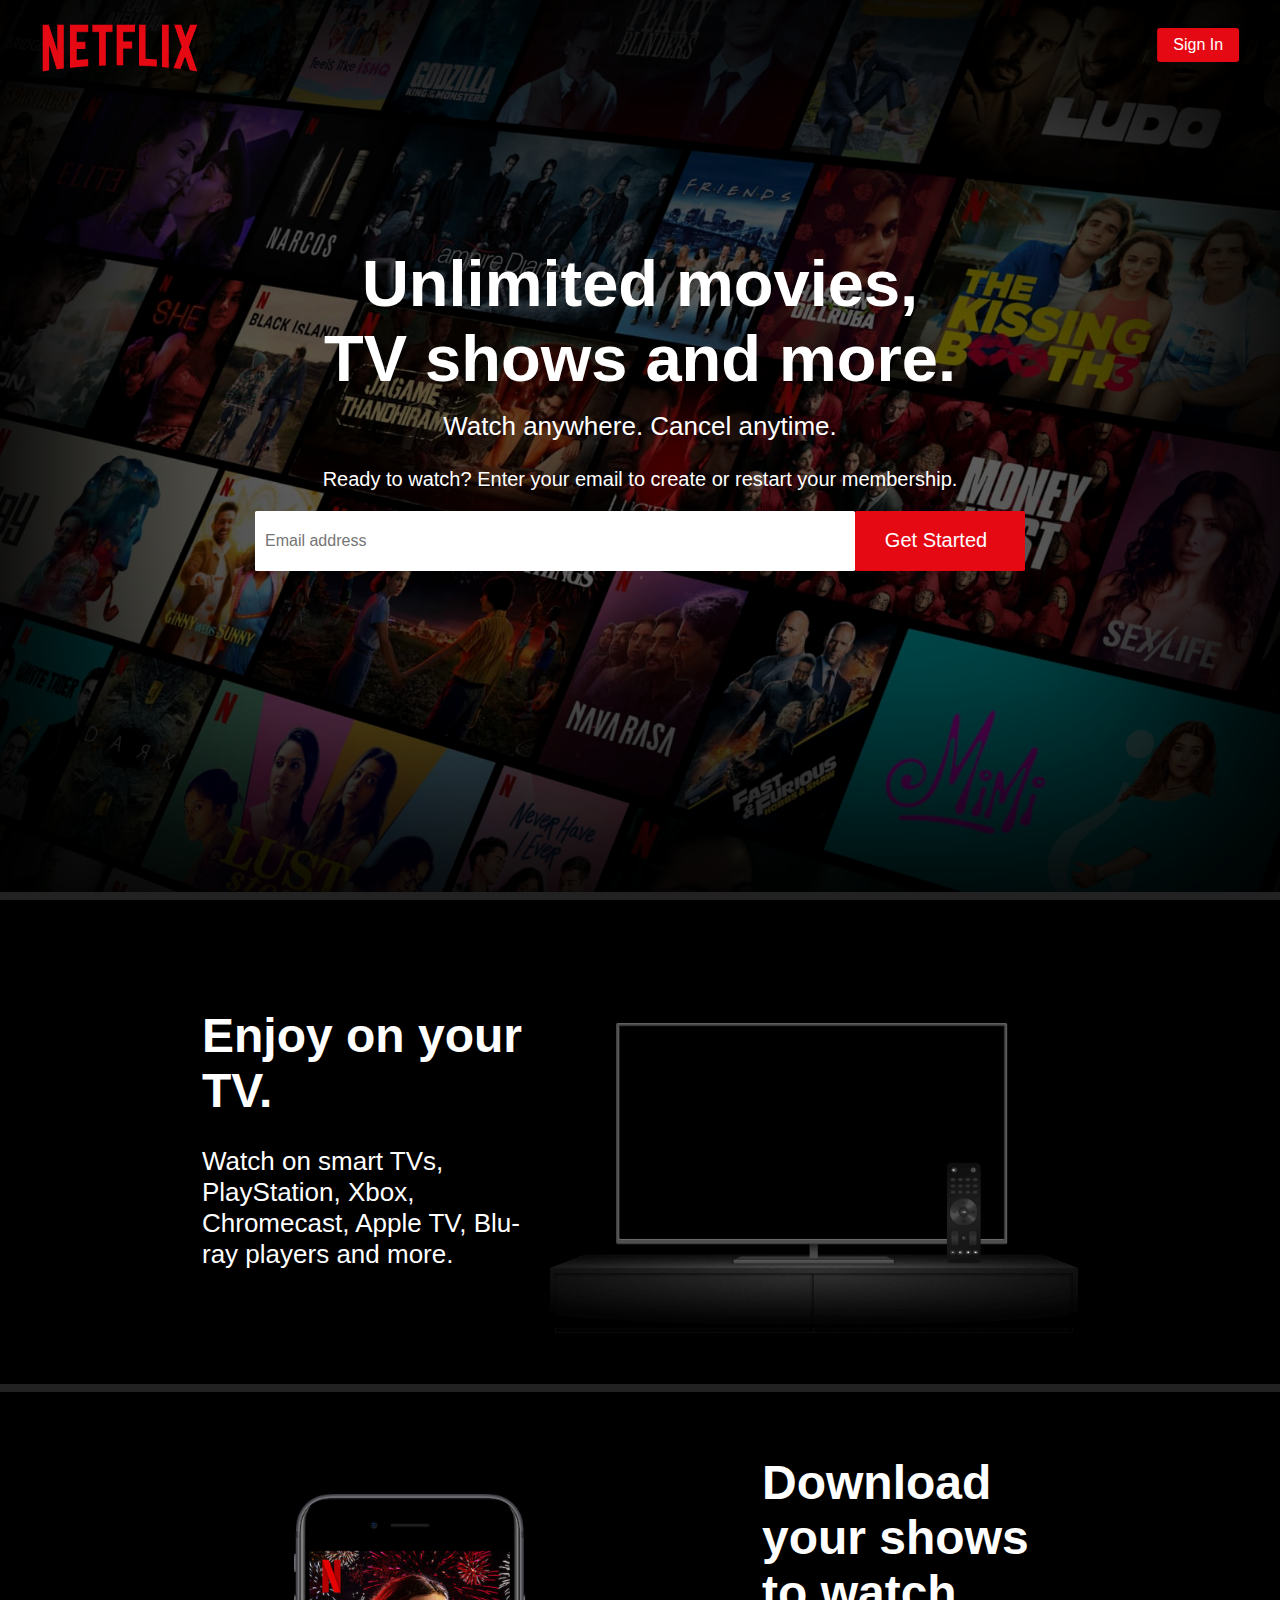
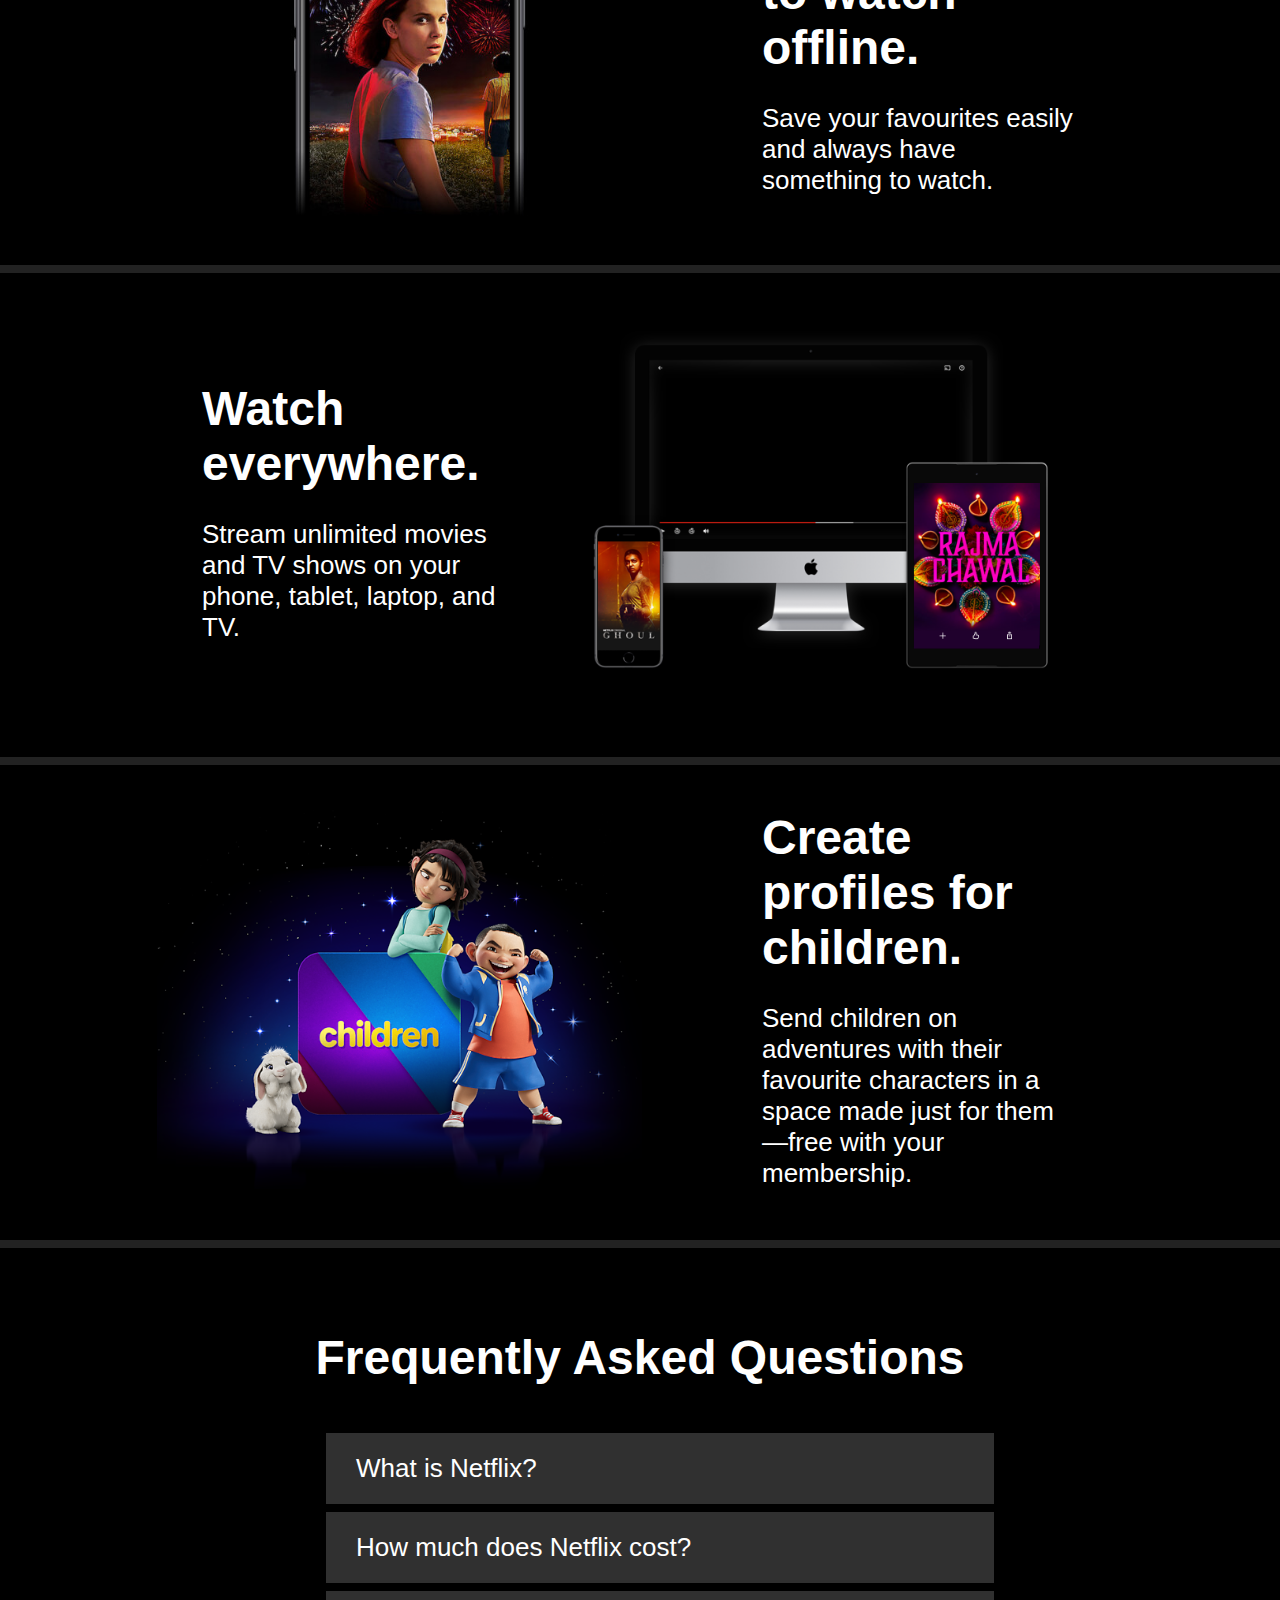
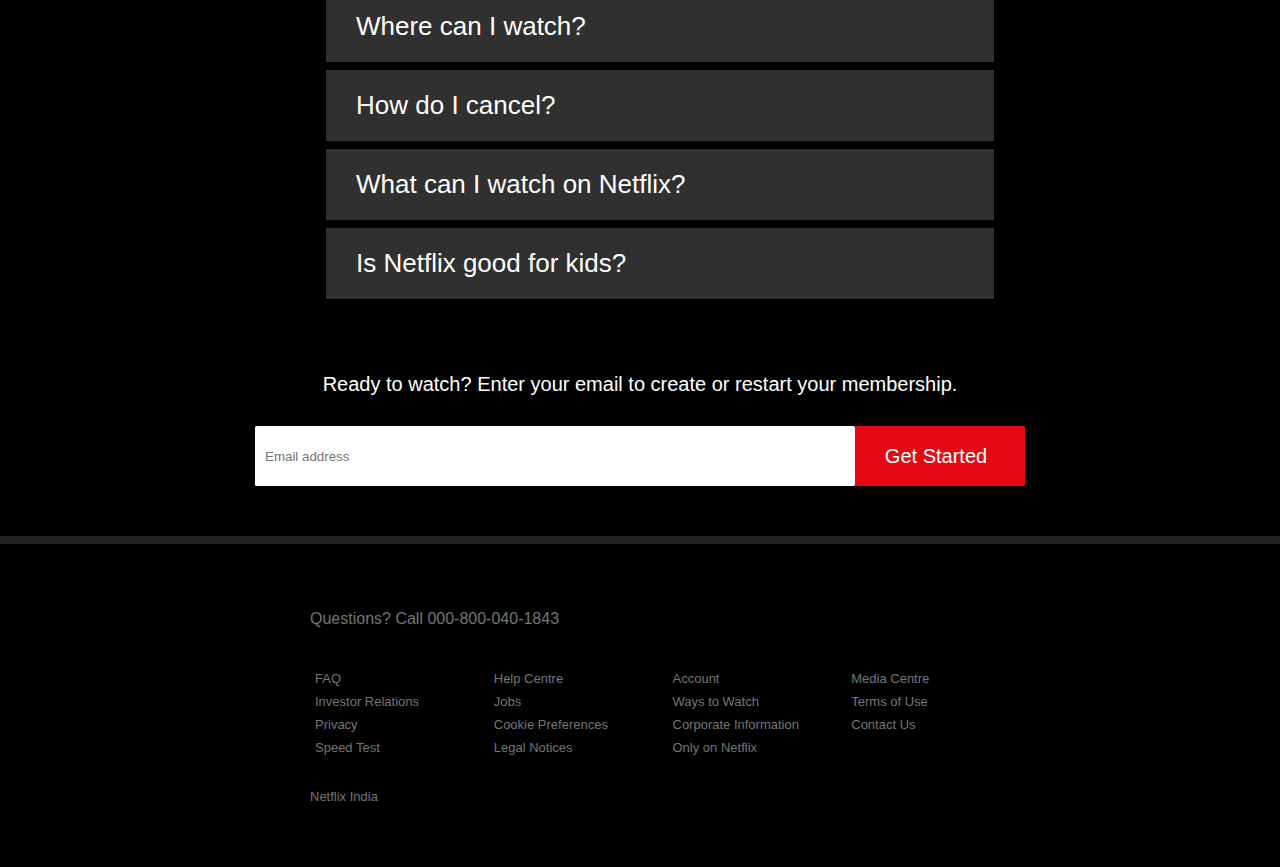
<file: index.html>
<!DOCTYPE html>
<html lang="en">
<head>
    <meta charset="UTF-8">
    <meta http-equiv="X-UA-Compatible" content="IE=edge">
    <meta name="viewport" content="width=device-width, initial-scale=1.0">
    <title>Netflix India - Watch TV Shows Online, Watch Movies Onlinet</title>
    <link rel="stylesheet" href="/css/style.css">
    <link rel="stylesheet" href="https://pro.fontawesome.com/releases/v5.10.0/css/all.css" integrity="sha384-AYmEC3Yw5cVb3ZcuHtOA93w35dYTsvhLPVnYs9eStHfGJvOvKxVfELGroGkvsg+p" crossorigin="anonymous"/>
    <link rel="icon" href="/img/logo.ico" type="image/x-icon">
</head>
<body>

    <header class="header">
        <div class="header-top">
            <img src="img/main-logo.png" alt="Netflix">
            <a href="#" class="btn btn-rounded"> Sign In </a>
        </div>

        <div class="header-bottom">
            <div class="header-bottom-content"> 
                <h1 class="font-xlarge" style="margin-bottom: 0;"> Unlimited movies, TV shows and more. </h1>
                <p class="font-medium font-16"> Watch anywhere. Cancel anytime. </p>
                <p class="font-ssmall font-18" id="content-margin" style="margin-top: 0;margin-bottom:0;"> Ready to watch? Enter your email to create or restart your membership. </p>
                <div class="get-started">
                    <input type="email" placeholder="Email address">
                    <button type="button" class="btn-xl"> Get Started <i class="fas fa-chevron-right btn-icon"></i></button>   
                </div>
            </div>
        </div>
    </header>


    <div class = "main-section">
        <div class="card-display">
            <div class="card-display-sub-1">
                <div class="card-display-text-1">
                    <h1 class="font-large class-bold"> Enjoy on your TV. </h1>
                    <h2 class="font-medium"> Watch on smart TVs, PlayStation, Xbox, Chromecast, Apple TV, Blu-ray players and more. </h2>
                </div>
                <div class="card-img-1">
                    <img src="img/tv.png">
                    <!-- <video autoplay="" playsinline="" muted="" loop=""> <source src="/img/tv-video.m4v"> </video> -->
                </div>
            </div>
        </div>

        <div class="card-display">
            <div class="card-display-sub-2 row-reverse">
                <div class="card-display-text-2">
                    <h1 class="font-large font-bold">Download your shows to watch offline.</h1>
                    <h2 class="font-medium">Save your favourites easily and always have something to watch.</h2>
                </div>
                <div class="card-img-2">
                    <img src="img/2.jpg">
                </div>
            </div> 
        </div>

        <div class="card-display">
            <div class="card-display-sub-1">
                <div class="card-3-text card-display-text-1">
                    <h1 class="font-large class-bold">Watch everywhere.</h1>
                    <h2 class="font-medium">Stream unlimited movies and TV shows on your phone, tablet, laptop, and TV.
                    </h2>
                </div>
                <div class="card-img-1">
                    <img src="img/5.png" height="400px">
                    <!-- <video autoplay="" playsinline="" muted="" loop="" id="video-2"> <source src="/img/video-devices-in.m4v"> </video> -->
                </div>
            </div> 
        </div>

        <div class="card-display">
            <div class="card-display-sub-2 row-reverse">
                <div class="card-display-text-2">
                    <h1 class="font-large class-bold">Create profiles for children.</h1>
                    <h2 class="font-medium">Send children on adventures with their favourite characters in a space made just for them—free with your membership.</h2>
                </div>
                <div class="card-img-2">
                    <img src="img/children.png">
                    <!-- <video autoplay="" playsinline="" muted="" loop=""> <source src="/img/tv-video.m4v"> </video> -->
                </div>
            </div>
        </div>

        <div class="faq">
            <div class="faq-display">
                <div class="faq-top">
                    <h1 class="font-large font-bold">Frequently Asked Questions</h1>
                </div>
                <div class="faq-middle">
                    <ul> 
                        <li class="li-li bottom-margin" id="li-1" onclick="showContent()">
                            <button class="font-medium"> What is Netflix? <i class="far fa-plus color-white icon" id="li-1-button"></i> </button>
                            <div class="list-content top-margin" id="li-1-content">
                                <p> Netflix is a streaming service that offers a wide variety of award-winning TV shows, movies, anime, documentaries and more – on thousands of internet-connected devices.</p>
                                <p>
                                You can watch as much as you want, whenever you want, without a single ad – all for one low monthly price. There's always something new to discover, and new TV shows and movies are added every week!
                                </p>
                            </div>
                        </li>
                        <li class="li-li bottom-margin" id="li-2" onclick="showContent()">
                            <button class="font-medium"> How much does Netflix cost? <i class="far fa-plus color-white icon" id="li-2-button"></i></button>
                            <div class="list-content top-margin" id="li-2-content">
                                <p> Watch Netflix on your smartphone, tablet, Smart TV, laptop, or streaming device, all for one fixed monthly fee. Plans range from ₹ 199 to ₹ 799 a month. No extra costs, no contracts.</p>
                            </div>
                        </li>
                        <li class="li-li bottom-margin" id="li-3" onclick="showContent()">
                            <button class="font-medium"> Where can I watch? <i class="far fa-plus color-white icon" id="li-3-button"></i> </button>
                            <div class="list-content top-margin" id="li-3-content">
                                <p>Watch anywhere, anytime, on an unlimited number of devices. Sign in with your Netflix account to watch instantly on the web at netflix.com from your personal computer or on any internet-connected device that offers the Netflix app, including smart TVs, smartphones, tablets, streaming media players and game consoles.</p>
                                <p>
                                You can also download your favourite shows with the iOS, Android, or Windows 10 app. Use downloads to watch while you're on the go and without an internet connection. Take Netflix with you anywhere.
                                </p>
                            </div>
                        </li>
                            
                        <li class="li-li bottom-margin" id="li-4" onclick="showContent()"> 
                            <button class="font-medium"> How do I cancel? <i class="far fa-plus color-white icon" id="li-4-button"></i> </button>
                            <div class="list-content top-margin" id="li-4-content">
                                <p>Netflix is flexible. There are no annoying contracts and no commitments. You can easily cancel your account online in two clicks. There are no cancellation fees – start or stop your account anytime.</p>
                            </div>
                        </li>
                        <li class="li-li bottom-margin" id="li-5" onclick="showContent()">
                            <button class="font-medium"> What can I watch on Netflix? <i class="far fa-plus color-white icon" id="li-5-button"></i> </button>
                            <div class="list-content top-margin" id="li-5-content">
                                <p>Netflix has an extensive library of feature films, documentaries, TV shows, anime, award-winning Netflix originals, and more. Watch as much as you want, anytime you want.</p>
                            </div>                        
                        </li>
                        <li class="li-li bottom-margin" id="li-6" onclick="showContent()">
                            <button class="font-medium icon"> Is Netflix good for kids? <i class="far fa-plus color-white icon" id="li-6-button"></i> </button>
                            <div class="list-content top-margin"  id="li-6-content">
                                <p>The Netflix Kids experience is included in your membership to give parents control while kids enjoy family-friendly TV shows and films in their own space.</p>
                                <p>Kids profiles come with PIN-protected parental controls that let you restrict the maturity rating of content kids can watch and block specific titles you don’t want kids to see.</p>
                            </div>
                        </li>
                    </ul>
                </div>
                <div class="faq-bottom">
                    <div class="faq-bottom-content">
                        <p class="font-ssmall" id="content-margin"> Ready to watch? Enter your email to create or restart your membership. </p>
                    </div>
                    <div class="get-started-bottom">
                        <input type="text" placeholder="Email address">
                        <button type="button" class="btn-xl"> Get Started <i class="fas fa-chevron-right btn-icon"></i></button>   
                    </div> 
                </div>
            </div>
        </div>

    </div>

    <footer class="footer">
        <div class="footer-content">
            <div class="quick-links">
                <div class="quick-links-top">
                    <p>Questions? Call <a href="#">000-800-040-1843</a></p> 
                </div>
                <div class="quick-links-middle">
                    <ul>
                        <li><a href="#">FAQ</a></li>
                        <li><a href="#">Help Centre</a></li>
                        <li><a href="#">Account</a></li>
                        <li><a href="#">Media Centre</a></li>
                        <li><a href="#">Investor Relations</a></li>
                        <li><a href="#">Jobs</a></li>
                        <li><a href="#">Ways to Watch</a></li>
                        <li><a href="#">Terms of Use</a></li>
                        <li><a href="#">Privacy</a></li>
                        <li><a href="#">Cookie Preferences</a></li>
                        <li><a href="#">Corporate Information</a></li>
                        <li><a href="#">Contact Us</a></li>
                        <li><a href="#">Speed Test</a></li>
                        <li><a href="#">Legal Notices</a></li>
                        <li><a href="#">Only on Netflix</a></li>
                    </ul>
                </div>
                <div class="quick-links-bottom">
                   <p> Netflix India </p>  
                </div>
            </div>
        </div>
    </footer>
    <script src="/js/script.js"></script>
</body>
</html>
</file>
<file: css/style.css>
:root {
  --primary-color: #e50914;
}

* {
  box-sizing: border-box;
}

body {
  margin: 0;
  padding: 0;
  background-color: #000;
  color: #fff;
  font-family: "Netflix sans", "Arial", sans-serif;
}

/*fonts*/
.font-large {
  font-size: 48px;
}

.font-medium {
  font-size: 26px;
  font-weight: normal;
}

.font-small {
  font-size: 16px;
}

.font-ssmall {
  font-size: 20px;
}

.class-bold {
  font-weight: bold;
}

.font-xlarge {
  font-size: 65px;
  color: #fff;
}
/*font ends here*/

/*button*/
.btn {
  display: inline-block;
  background: var(--primary-color);
  color: #fff;
  text-decoration: none;
  padding: 0.5rem 1rem;
  border-radius: 0.2rem;
}

.btn-icon {
  margin-left: 0.5rem;
}

.btn-xl {
  display: inline-block;
  border: none;
  background: var(--primary-color);
  color: #fff;
  border-radius: 0.1rem;
  padding: 0 0.5rem;
  height: 60px;
  /* font-size: 20px; */
}
/*button ends here*/

/*header section*/

/*header section classes*/
.header {
  position: relative;
  height: 100vh;
  width: 100%;
  background: url("../img/main-background.jpg") no-repeat center center/cover;
  border-bottom: 8px solid #222;
}

.header::after {
  content: "";
  position: absolute;
  top: 0;
  left: 0;
  width: 100%;
  height: 100%;
  background: rgba(0, 0, 0, 0.5);
  box-shadow: inset 80px 100px 250px #000000, inset -80px -100px 250px #000000;
}

.header-top {
  position: relative;
  height: 90px;
  margin: auto;
  z-index: 1;
}

.header-bottom {
  display: inline-block;
  width: 100%;
}

.header-bottom-content {
  width: 50%;
  position: relative;
  margin: auto;
  display: flex;
  flex-direction: column;
  justify-content: center;
  align-items: center;
  text-align: center;
  margin-top: 7rem;
  z-index: 2;
}

.get-started {
  display: flex;
  justify-content: center;
  align-items: center;
  margin-top: 20px;
  z-index: 2;
}

#content-margin {
  margin-top: 50px;
}

/*header section specific classes*/
.header-top img {
  width: 190px;
  position: absolute;
  display: inline-block;
  top: 50%;
  left: 120px;
  height: 120px;
  transform: translate(-50%, -50%);
}

.header-top a {
  position: absolute;
  top: 50%;
  right: 0;
  transform: translate(-50%, -50%);
}

.header-bottom-content h1 {
  max-width: 700px;
}

.header-bottom-content p {
  margin-top: 15px;
}

.header-bottom-content input {
  outline: none;
  font: inherit;
}

.get-started input {
  width: 600px;
  height: 60px;
  padding: 10px;
  border-radius: 0.1rem;
  border: none;
  outline: none;
}

.get-started button {
  font-size: 20px;
  width: 170px;
  padding: 0 1rem;
}

.get-started button:hover {
  background-color: #f40612;
}
/*header ends here*/

/*main-section*/

/*main-section common classes*/
.card-display {
  max-width: 100%;
  display: flex;
  padding: 45px 157px;
  border-bottom: 8px solid #222;
}

.card-display-sub-1 {
  display: flex;
  justify-content: center;
  text-align: center;
  margin-left: 45px;
  margin-right: 45px;
}

.card-display-text-1 {
  max-width: 50%;
  display: flex;
  flex-direction: column;
  justify-content: center;
  text-align: left;
  margin-right: 20px;
}

.card-display-text-1 h1 {
  margin-top: 0;
  margin-bottom: 8px;
}

.card-display-text-1 h2 {
  margin-top: 19.5px;
  margin-bottom: 6.5px;
}

.card-img-1 img {
  width: 528px;
  height: 390px;
}

.card-display-sub-2 {
  display: grid;
  grid-template-columns: repeat(2, 1fr);
  grid-gap: 5rem;
}

.card-display-text-2 {
  max-width: 50%;
  display: flex;
  flex-direction: column;
  justify-content: center;
  text-align: left;
  margin-left: 20px;
  margin-right: 50px;
}

.card-display-text-2 h1 {
  margin-top: 0;
  margin-bottom: 8px;
}

.card-display-text-2 h2 {
  margin-top: 19.5px;
  margin-bottom: 6.5px;
}

.card-img-2 img {
  width: 505px;
  height: 379px;
}

.row-reverse {
  display: flex;
  flex-direction: row-reverse;
}

.faq {
  display: inline-block;
  width: 100%;
  border-bottom: 8px solid #222;
}

.faq-display {
  display: flex;
  flex-direction: column;
  justify-content: center;
  text-align: center;
  margin: 50px;
}

.faq-top {
  display: flex;
  justify-content: center;
  align-items: center;
}

.faq-middle {
  display: flex;
  justify-content: center;
  align-items: center;
}

.faq-bottom {
  display: flex;
  flex-direction: column;
  justify-content: center;
  align-content: center;
}

.bottom-margin {
  margin-bottom: 8px;
}

.top-margin {
  margin-top: 2px;
}

/*mid-section specific classes*/
.card-3-text {
  max-width: 49%;
  display: flex;
  flex-direction: column;
  justify-content: center;
  text-align: left;
  margin-right: 20px;
}

.faq-middle ul {
  width: 60%;
}

.faq-middle button {
  width: 100%;
  display: flex;
  justify-content: space-between;
  border: none;
  text-decoration: none;
  cursor: pointer;
  padding: 20px 57px 20px 30px;
  background-color: #303030;
  color: white;
}

.faq-display li {
  list-style: none;
}

/*main-section ends here*/

/*footer section*/

/*footer section common classes*/
.footer-content {
  display: inline-block;
  width: 100%;
  /* background-color: red; */
}

.quick-links {
  display: flex;
  flex-direction: column;
  justify-content: center;
  text-align: center;
  margin: 50px 250px;
  /* background-color: lightblue; */
}

.footer {
  color: #757575;
}

.footer a {
  text-decoration: none;
  color: #757575;
}

.footer a:hover {
  text-decoration: underline;
}

.list-content {
  text-align: left;
  background-color: #303030;
  color: #fff;
  font-size: 26px;
  padding: 20px 57px 20px 30px;
  margin-bottom: 8px;
}

/*footer section specific classes*/
.quick-links-top {
  text-align: left;
  padding-left: 60px;
}

.quick-links-top p {
  font-size: 16px;
  margin-bottom: 30px;
}

.quick-links-middle {
  padding-left: 25px;
}

.quick-links-middle ul {
  list-style: none;
  display: grid;
  grid-template-columns: repeat(4, 1.5fr);
  font-size: 13px;
}

.quick-links-middle li {
  text-align: left;
  margin-bottom: 8px;
}

.quick-links-bottom {
  padding-left: 60px;
  text-align: left;
}

.quick-links-bottom p {
  font-size: 13px;
}

.get-started-bottom {
  display: flex;
  justify-content: center;
  align-items: center;
  margin-top: 10px;
}

.get-started-bottom input {
  width: 600px;
  height: 60px;
  padding: 10px;
  border-radius: 0.1rem;
  border: none;
}

.get-started-bottom button {
  font-size: 20px;
  width: 170px;
  padding: 0 1rem;
}

.get-started-bottom button:hover {
  background-color: #f40612;
}

#li-1-content,
#li-2-content,
#li-3-content,
#li-4-content,
#li-5-content,
#li-6-content {
  display: none;
}

.show-content {
  display: block;
}

/*footer section specific classes ends here*/

/* video and tv here */

/* img {
  width: 100%;
} */

/* .card-1-img {
  position: relative;
  display: inline-grid;
  grid-template-columns: 50% 40%;
  text-align: left;
  align-items: center;
  padding: 25px 45px 50px;
}

.card-1-img video {
  position: relative;
  width: 100%;
  height: 54%;
  grid-column: 2/2;
  grid-row: 1/2;
  z-index: -1;
}

.card-1-img img {
  grid-column: 2/2;
  grid-row: 1/2;
} */

/* .card-img-1 img {
  position: absolute;
}

.card-img-1 video {
  position: relative;
  z-index: -1;
}

.card-img-1 {
  margin-bottom: 10rem;
} */

/* mobile version */

@media only screen and (max-width: 450px) {
  .header {
    height: 60vh;
  }

  .header::after {
    box-shadow: inset 1px 2px 40px #000000, inset -1px -2px 40px #000000;
    /* box-shadow: inset 80px 100px 250px #000000, inset -80px -100px 250px #000000; */
  }

  .header-top img {
    width: 114px;
    height: 72px;
    left: 65px;
  }

  .btn {
    padding: 4px 8px;
  }

  .header-bottom-content {
    width: 100%;
    position: relative;
    margin: auto;
    display: flex;
    flex-direction: column;
    justify-content: center;
    align-items: center;
    text-align: center;
    margin-top: 7rem;
    z-index: 2;
  }

  .header-bottom-content h1 {
    margin-top: -60px;
    width: 95%;
    font-size: 28px;
  }

  .font-16 {
    font-size: 18px;
    font-weight: 500;
  }

  .font-18 {
    font-size: 18px;
    width: 75%;
    font-weight: 500;
  }

  .get-started {
    display: block;
    width: 100%;
  }

  .get-started input {
    width: 90%;
    height: 48px;
  }

  .get-started button {
    font-size: 16px;
    margin-top: 10px;
    height: 40px;
    width: 40%;
    border-radius: 3px;
  }

  .card-display {
    max-width: 100%;
    display: flex;
    padding: 50px 0 50px 0;
    border-bottom: 8px solid #222;
  }

  .card-display-sub-1 {
    margin: 0;
    width: 100%;
    display: block;
    justify-content: center;
    text-align: center;
  }

  .card-display-text-1 {
    max-width: 100%;
    display: flex;
    flex-direction: column;
    justify-content: center;
    align-items: center;
    text-align: center;
    margin-right: 0;
  }

  .card-display-text-1 h1 {
    width: 100%;
    margin-top: 0;
    margin-bottom: 8px;
  }

  .card-display-text-1 h2 {
    margin-top: 19.5px;
    margin-bottom: 6.5px;
  }

  .font-large {
    font-size: 28px;
  }

  .font-medium {
    font-size: 18px;
    width: 100%;
  }

  .card-img-1 {
    display: block;
    text-align: center;
  }

  .card-img-1 img {
    width: 373px;
    height: 280px;
  }

  .card-display-sub-2 {
    width: 100%;
    display: block;
    justify-content: center;
    text-align: center;
  }

  .card-display-text-2 {
    max-width: 100%;
    display: flex;
    flex-direction: column;
    justify-content: center;
    align-items: center;
    text-align: center;
    margin-right: 20px;
  }

  .card-display-text-2 h1 {
    margin-top: 0;
    margin-bottom: 8px;
  }

  .card-display-text-2 h2 {
    margin-top: 19.5px;
    margin-bottom: 6.5px;
  }

  .card-img-2 img {
    width: 373px;
    height: 280px;
  }

  .faq-display {
    margin: 0;
  }

  .faq-top {
    margin-top: 25px;
  }

  .faq-middle {
    margin-top: -10px;
    display: block;
    width: 100%;
  }

  .faq-bottom {
    width: 100%;
    display: block;
    flex-direction: column;
    justify-content: center;
    align-content: center;
  }

  .faq-bottom-content {
    display: flex;
    justify-content: center;
    text-align: center;
    margin-top: 2px;
    margin-bottom: 0;
  }

  #content-margin {
    margin-top: 10px;
  }

  .faq-bottom-content p {
    width: 80%;
    text-align: center;
  }

  .faq-middle ul {
    width: 100%;
    padding: 0;
  }

  .faq-middle button {
    padding: 20px 20px 20px 20px;
  }

  .list-content {
    font-size: 18px;
    padding: 20px 20px 20px 20px;
  }

  .get-started-bottom {
    display: block;
    margin-top: 0;
    margin-bottom: 60px;
  }

  .get-started-bottom input {
    width: 90%;
    height: 48px;
    padding: 10px;
  }

  .get-started-bottom button {
    font-size: 16px;
    margin-top: 10px;
    height: 40px;
    width: 40%;
    border-radius: 3px;
  }

  .footer-content {
    margin-top: 50px;
    display: block;
    width: 100%;
    /* background-color: red; */
  }

  .quick-links {
    margin: 0;
  }

  .quick-links-top {
    padding-left: 40px;
  }

  .quick-links-middle {
    padding-left: 40px;
  }

  .quick-links-middle ul {
    grid-template-columns: repeat(2, 1fr);
    padding-left: 0;
  }

  .quick-links-middle li {
    margin-bottom: 20px;
  }

  .quick-links-bottom {
    padding-left: 40px;
    margin-bottom: 20px;
  }
}
</file>
